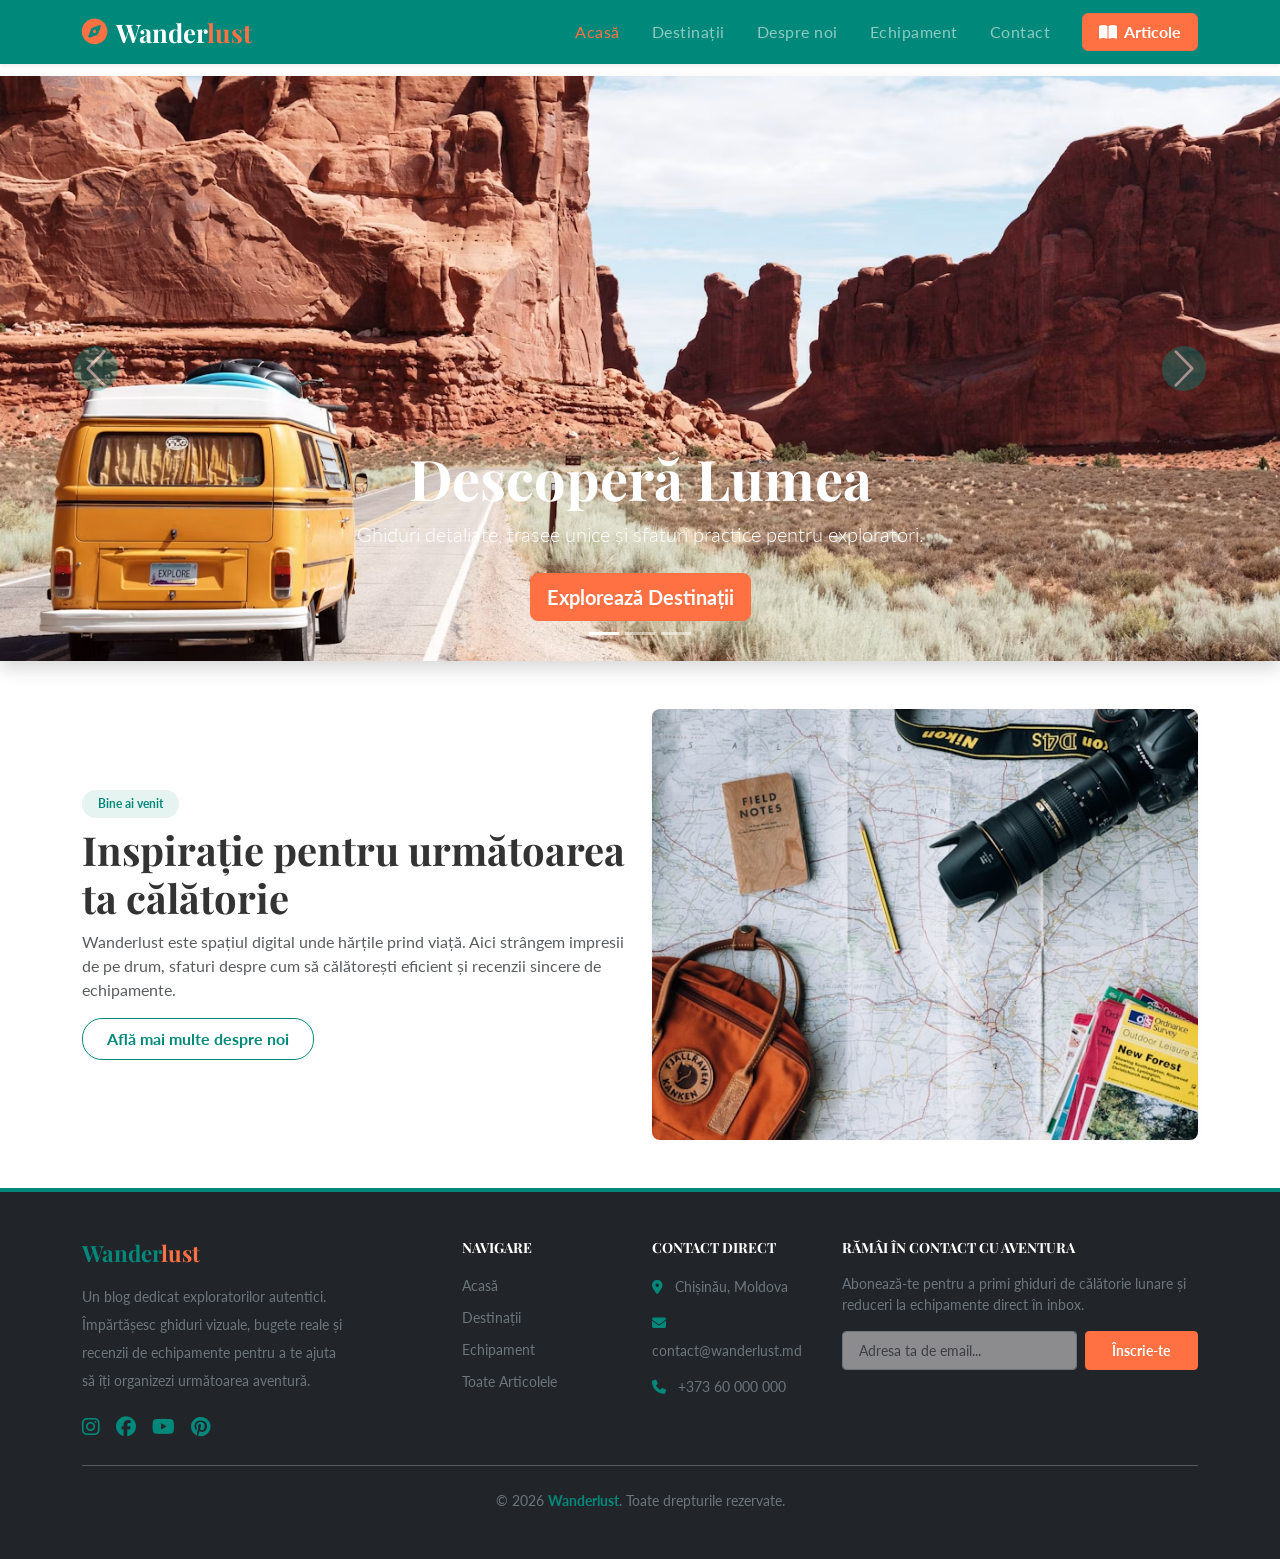
<file: index.html>
<!DOCTYPE html>
<html lang="ro">

<head>
    <meta charset="UTF-8">
    <meta name="viewport" content="width=device-width, initial-scale=1.0">
    <title>Wanderlust - Blog Personal de Călătorii</title>
    <meta name="description"
        content="Descoperă ghiduri de călătorie, destinații uimitoare și echipamente recomandate pe blogul Wanderlust.">

    <link rel="preconnect" href="https://fonts.googleapis.com">
    <link rel="preconnect" href="https://fonts.gstatic.com" crossorigin>
    <link
        href="https://fonts.googleapis.com/css2?family=Lato:ital,wght@0,300;0,400;0,700;1,300&family=Playfair+Display:ital,wght@0,400..900;1,400..900&display=swap"
        rel="stylesheet">

    <link href="https://cdn.jsdelivr.net/npm/bootstrap@5.3.3/dist/css/bootstrap.min.css" rel="stylesheet">
    <link rel="stylesheet" href="https://cdnjs.cloudflare.com/ajax/libs/font-awesome/6.4.0/css/all.min.css">
    <link rel="stylesheet" href="css/style.css">
</head>

<body class="d-flex flex-column min-vh-100" style="padding-top: 76px;">

    <nav class="navbar navbar-expand-lg navbar-dark fixed-top shadow-sm" style="background-color: #00897B;">
        <div class="container">
            <a class="navbar-brand d-flex align-items-center" href="index.html"
                style="font-family: 'Playfair Display', serif; font-size: 1.6rem;">
                <i class="fas fa-compass me-2" style="color: #FF7043;"></i>
                <span class="fw-bold">Wander<span style="color: #FF7043;">lust</span></span>
            </a>
            <button class="navbar-toggler" type="button" data-bs-toggle="collapse" data-bs-target="#mainNavbar"
                aria-controls="mainNavbar" aria-expanded="false" aria-label="Toggle navigation">
                <span class="navbar-toggler-icon"></span>
            </button>
            <div class="collapse navbar-collapse" id="mainNavbar">
                <ul class="navbar-nav ms-auto align-items-center">
                    <li class="nav-item"><a class="nav-link active" href="index.html">Acasă</a></li>
                    <li class="nav-item"><a class="nav-link" href="destinations.html">Destinații</a></li>
                    <li class="nav-item"><a class="nav-link" href="about.html">Despre noi</a></li>
                    <li class="nav-item"><a class="nav-link" href="gear.html">Echipament</a></li>
                    <li class="nav-item"><a class="nav-link" href="contact.html">Contact</a></li>
                    <li class="nav-item ms-lg-3 mt-2 mt-lg-0">
                        <a class="btn btn-coral text-white px-3 fw-bold" href="articles.html"
                            style="background-color: #FF7043; border-color: #FF7043;">
                            <i class="fas fa-book-open me-1"></i> Articole
                        </a>
                    </li>
                </ul>
            </div>
        </div>
    </nav>

    <div id="heroCarousel" class="carousel slide carousel-fade shadow" data-bs-ride="carousel" data-bs-interval="5000">
        <div class="carousel-indicators">
            <button type="button" data-bs-target="#heroCarousel" data-bs-slide-to="0" class="active" aria-current="true"
                aria-label="Slide 1"></button>
            <button type="button" data-bs-target="#heroCarousel" data-bs-slide-to="1" aria-label="Slide 2"></button>
            <button type="button" data-bs-target="#heroCarousel" data-bs-slide-to="2" aria-label="Slide 3"></button>
        </div>

        <div class="carousel-inner">
            <div class="carousel-item active">
                <div class="carousel-img-zoom-container">
                    <img src="./img/p1.avif"
                        class="d-block w-100" alt="Aventură în natură">
                </div>
                <div class="carousel-caption animated-caption">
                    <h2 class="display-4 fw-bold">Descoperă Lumea</h2>
                    <p class="lead">Ghiduri detaliate, trasee unice și sfaturi practice pentru exploratori.</p>
                    <a href="destinations.html" class="btn btn-coral btn-lg fw-bold mt-2">Explorează Destinații</a>
                </div>
            </div>

            <div class="carousel-item">
                <div class="carousel-img-zoom-container">
                    <img src="./img/p2.avif"
                        class="d-block w-100" alt="Trasee montane">
                </div>
                <div class="carousel-caption animated-caption">
                    <h2 class="display-4 fw-bold">Pregătește-ți Rucsacul</h2>
                    <p class="lead">Vezi recenziile noastre obiective pentru cele mai rezistente echipamente outdoor.
                    </p>
                    <a href="gear.html" class="btn btn-coral btn-lg fw-bold mt-2">Echipament Recomandat</a>
                </div>
            </div>

            <div class="carousel-item">
                <div class="carousel-img-zoom-container">
                    <img src="./img/p3.avif"
                        class="d-block w-100" alt="Plaje exotice">
                </div>
                <div class="carousel-caption animated-caption">
                    <h2 class="display-4 fw-bold">Povești de la Orizont</h2>
                    <p class="lead">Fiecare destinație ascunde o cultură nouă. Citește ultimele noastre articole.</p>
                    <a href="articles.html" class="btn btn-coral btn-lg fw-bold mt-2">Citește Articolele</a>
                </div>
            </div>
        </div>

        <button class="carousel-control-prev" type="button" data-bs-target="#heroCarousel" data-bs-slide="prev">
            <span class="carousel-control-prev-icon" aria-hidden="true"></span>
            <span class="visually-hidden">Precedent</span>
        </button>
        <button class="carousel-control-next" type="button" data-bs-target="#heroCarousel" data-bs-slide="next">
            <span class="carousel-control-next-icon" aria-hidden="true"></span>
            <span class="visually-hidden">Următor</span>
        </button>
    </div>

    <main class="container my-5 flex-grow-1">
        <div class="row align-items-center g-4 overflow-hidden">
            <div class="col-md-6 fade-in-left">
                <span class="badge px-3 py-2 rounded-pill mb-2"
                    style="background-color: rgba(0, 137, 123, 0.1); color: #00897B;">Bine ai venit</span>
                <h1 class="fw-bold" style="font-family: 'Playfair Display', serif;">Inspirație pentru următoarea ta
                    călătorie</h1>
                <p class="text-muted">Wanderlust este spațiul digital unde hărțile prind viață. Aici strângem impresii
                    de pe drum, sfaturi despre cum să călătorești eficient și recenzii sincere de echipamente.</p>
                <a href="about.html" class="btn btn-outline-teal px-4 py-2 fw-bold">Află mai multe despre noi</a>
            </div>
            <div class="col-md-6 fade-in-right">
                <img src="./img/p4.jpg"
                    class="img-fluid rounded-3 shadow-sm" alt="Planificare călătorie">
            </div>
        </div>
    </main>

    <!-- FOOTER PREMIUM UPDATED WITH CLEAN COPYRIGHT -->
    <footer class="bg-dark text-white py-5 mt-auto border-top border-4" style="border-color: #00897B !important;">
        <div class="container">
            <div class="row g-4">

                <!-- Coloana 1: Despre Brand & Social -->
                <div class="col-md-6 col-lg-3">
                    <h5 class="fw-bold mb-3" style="font-family: 'Playfair Display', serif; font-size: 1.4rem;">
                        <span style="color: #00897B;">Wander</span><span style="color: #FF7043;">lust</span>
                    </h5>
                    <p class="small text-secondary lh-lg mb-3">
                        Un blog dedicat exploratorilor autentici. Împărtășesc ghiduri vizuale, bugete reale și recenzii
                        de echipamente pentru a te ajuta să îți organizezi următoarea aventură.
                    </p>
                    <div class="d-flex gap-3 fs-5 mt-3">
                        <a href="#" class="text-secondary" style="color: #00897B !important;" aria-label="Instagram"><i
                                class="fab fa-instagram"></i></a>
                        <a href="#" class="text-secondary" style="color: #00897B !important;" aria-label="Facebook"><i
                                class="fab fa-facebook"></i></a>
                        <a href="#" class="text-secondary" style="color: #00897B !important;" aria-label="YouTube"><i
                                class="fab fa-youtube"></i></a>
                        <a href="#" class="text-secondary" style="color: #00897B !important;" aria-label="Pinterest"><i
                                class="fab fa-pinterest"></i></a>
                    </div>
                </div>

                <!-- Coloana 2: Navigare & Categorii -->
                <div class="col-6 col-lg-2 offset-lg-1">
                    <h6 class="text-uppercase fw-bold text-white small tracking-wider mb-3">Navigare</h6>
                    <ul class="list-unstyled">
                        <li class="mb-2"><a href="index.html"
                                class="text-secondary text-decoration-none small">Acasă</a></li>
                        <li class="mb-2"><a href="destinations.html"
                                class="text-secondary text-decoration-none small">Destinații</a></li>
                        <li class="mb-2"><a href="gear.html"
                                class="text-secondary text-decoration-none small">Echipament</a></li>
                        <li class="mb-2"><a href="articles.html" class="text-secondary text-decoration-none small">Toate
                                Articolele</a></li>
                    </ul>
                </div>

                <!-- Coloana 3: Contact & Info Utile -->
                <div class="col-6 col-lg-2">
                    <h6 class="text-uppercase fw-bold text-white small tracking-wider mb-3">Contact direct</h6>
                    <ul class="list-unstyled text-secondary small lh-lg">
                        <li class="mb-2"><i class="fas fa-map-marker-alt me-2" style="color: #00897B;"></i> Chișinău,
                            Moldova</li>
                        <li class="mb-2"><i class="fas fa-envelope me-2" style="color: #00897B;"></i>
                            contact@wanderlust.md</li>
                        <li class="mb-2"><i class="fas fa-phone me-2" style="color: #00897B;"></i> +373 60 000 000</li>
                    </ul>
                </div>

                <!-- Coloana 4: Newsletter Box -->
                <div class="col-md-6 col-lg-4">
                    <h6 class="text-uppercase fw-bold text-white small tracking-wider mb-3">Rămâi în contact cu aventura
                    </h6>
                    <p class="small text-secondary mb-3">Abonează-te pentru a primi ghiduri de călătorie lunare și
                        reduceri la echipamente direct în inbox.</p>
                    <form action="#" class="row g-2">
                        <div class="col-8">
                            <input type="email"
                                class="form-control form-control-sm border-secondary text-white px-3 py-2"
                                style="background-color: rgba(225, 221, 221, 0.562); color: #ffffff !important; border-radius: 4px;"
                                placeholder="Adresa ta de email..." required>
                        </div>
                        <div class="col-4">
                            <button type="submit" class="btn btn-sm btn-coral w-100 fw-bold py-2 text-white"
                                style="background-color: #FF7043; border-color: #FF7043; border-radius: 4px;">
                                Înscrie-te
                            </button>
                        </div>
                    </form>
                </div>

            </div>

            <!-- Linie subțire de separare -->
            <hr class="my-4 opacity-10 bg-secondary">

            <!-- Secțiunea Nouă de Copyright Personalizat -->
            <div class="row">
                <div class="col-12 text-center">
                    <p class="small text-secondary m-0">
                        &copy; 2026 <span class="fw-bold" style="color: #00897B;">Wanderlust</span>. Toate drepturile
                        rezervate.
                    </p>
                </div>
            </div>

        </div>
    </footer>

    <button id="backToTop" class="btn btn-coral rounded-circle position-fixed bottom-0 end-0 m-4 shadow d-none"
        style="z-index: 1030; width: 45px; height: 45px; background-color: #FF7043; border-color: #FF7043;">
        <i class="fas fa-arrow-up text-white"></i>
    </button>

    <script src="https://cdn.jsdelivr.net/npm/bootstrap@5.3.3/dist/js/bootstrap.bundle.min.js"></script>
    <script src="js/main.js"></script>
</body>

</html>
</file>
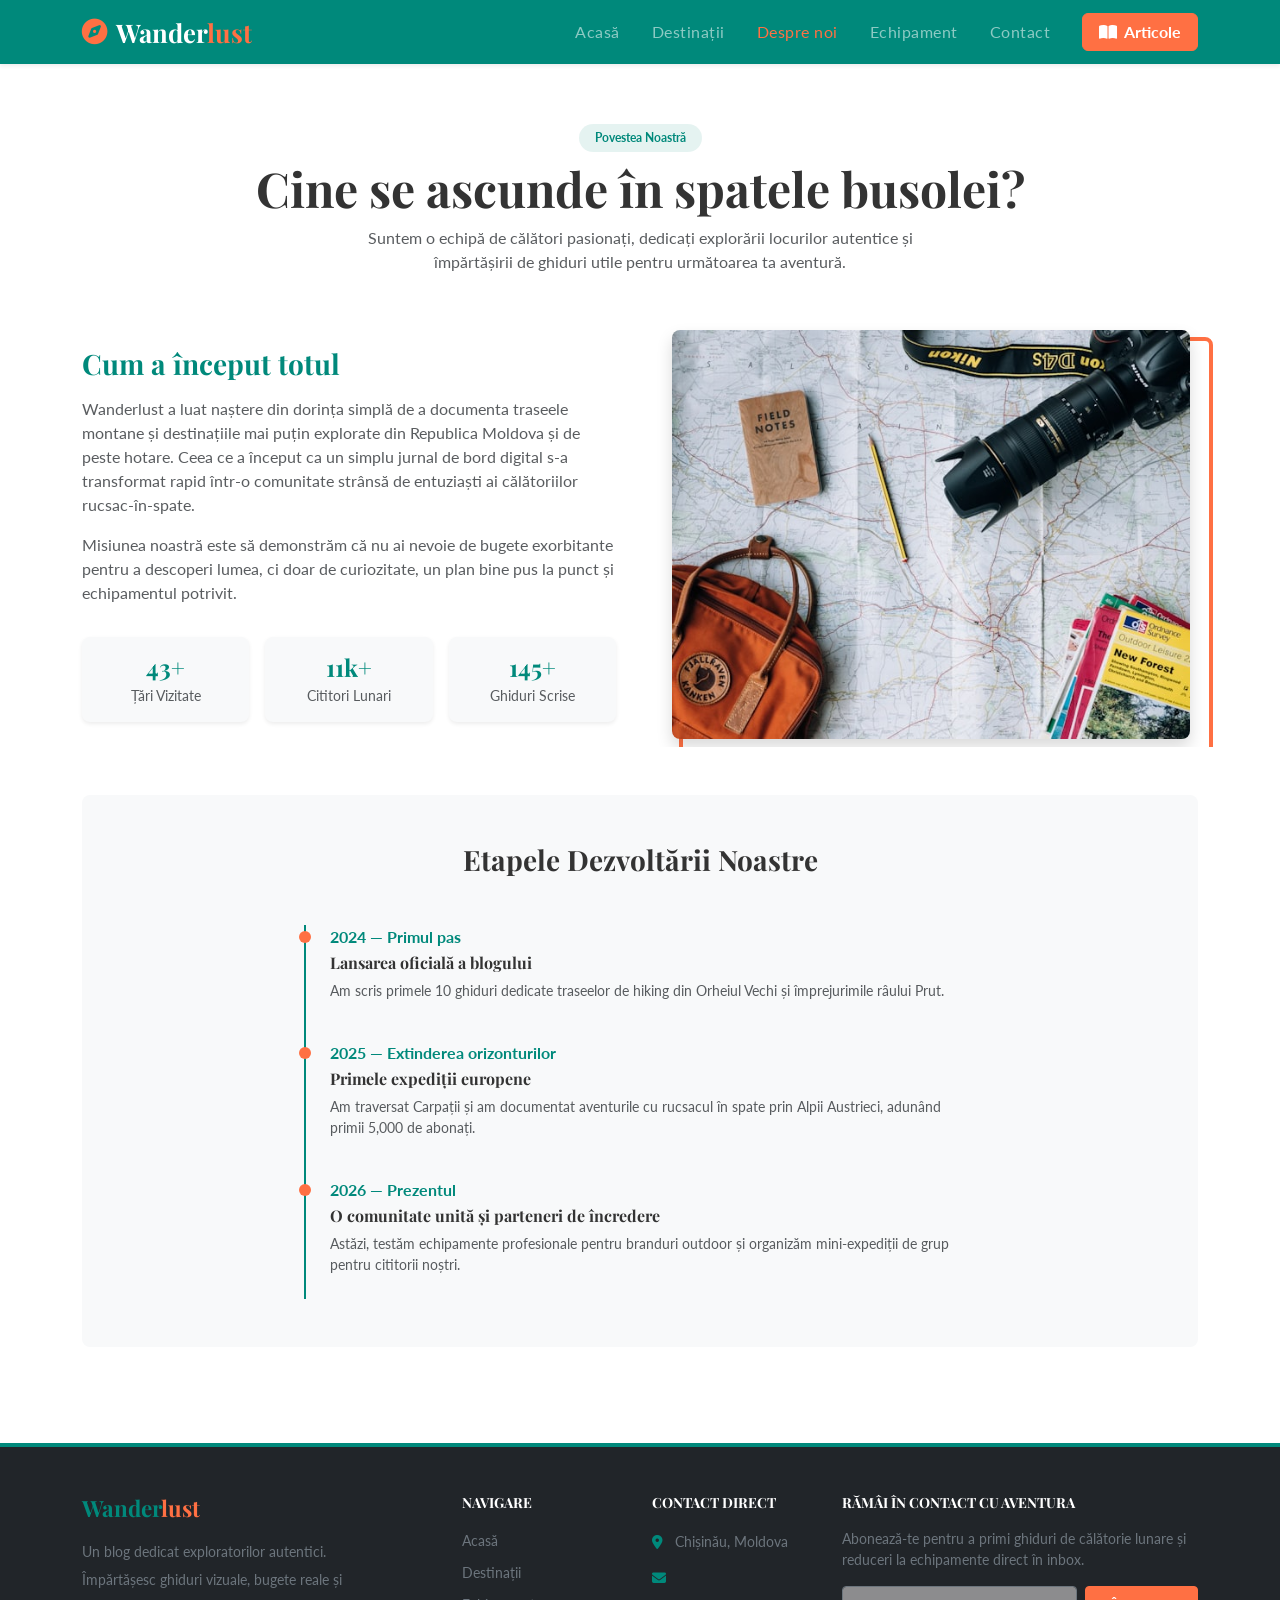
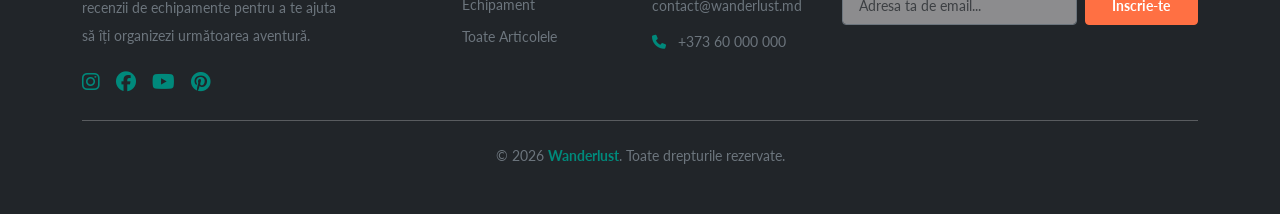
<file: about.html>
<!DOCTYPE html>
<html lang="ro">

<head>
    <meta charset="UTF-8">
    <meta name="viewport" content="width=device-width, initial-scale=1.0">
    <title>Despre Noi - Wanderlust Blog de Călătorii</title>
    <meta name="description"
        content="Cunoaște povestea din spatele Wanderlust. Pasiunea mea pentru explorare, timeline-ul aventurilor și cifrele din spatele comunității.">

    <link rel="preconnect" href="https://fonts.googleapis.com">
    <link rel="preconnect" href="https://fonts.gstatic.com" crossorigin>
    <link
        href="https://fonts.googleapis.com/css2?family=Lato:ital,wght@0,300;0,400;0,700;1,300&family=Playfair+Display:ital,wght@0,400..900;1,400..900&display=swap"
        rel="stylesheet">

    <link href="https://cdn.jsdelivr.net/npm/bootstrap@5.3.3/dist/css/bootstrap.min.css" rel="stylesheet">
    <link rel="stylesheet" href="https://cdnjs.cloudflare.com/ajax/libs/font-awesome/6.4.0/css/all.min.css">
    <link rel="stylesheet" href="css/style.css">
</head>

<body class="d-flex flex-column min-vh-100" style="padding-top: 76px;">

    <nav class="navbar navbar-expand-lg navbar-dark fixed-top shadow-sm" style="background-color: #00897B;">
        <div class="container">
            <a class="navbar-brand d-flex align-items-center" href="index.html"
                style="font-family: 'Playfair Display', serif; font-size: 1.6rem;">
                <i class="fas fa-compass me-2" style="color: #FF7043;"></i>
                <span class="fw-bold">Wander<span style="color: #FF7043;">lust</span></span>
            </a>
            <button class="navbar-toggler" type="button" data-bs-toggle="collapse" data-bs-target="#mainNavbar"
                aria-controls="mainNavbar" aria-expanded="false" aria-label="Toggle navigation">
                <span class="navbar-toggler-icon"></span>
            </button>
            <div class="collapse navbar-collapse" id="mainNavbar">
                <ul class="navbar-nav ms-auto align-items-center">
                    <li class="nav-item"><a class="nav-link" href="index.html">Acasă</a></li>
                    <li class="nav-item"><a class="nav-link" href="destinations.html">Destinații</a></li>
                    <li class="nav-item"><a class="nav-link active" href="about.html">Despre noi</a></li>
                    <li class="nav-item"><a class="nav-link" href="gear.html">Echipament</a></li>
                    <li class="nav-item"><a class="nav-link" href="contact.html">Contact</a></li>
                    <li class="nav-item ms-lg-3 mt-2 mt-lg-0">
                        <a class="btn btn-coral text-white px-3 fw-bold" href="articles.html"
                            style="background-color: #FF7043; border-color: #FF7043;">
                            <i class="fas fa-book-open me-1"></i> Articole
                        </a>
                    </li>
                </ul>
            </div>
        </div>
    </nav>

    <main class="container my-5 flex-grow-1">

        <div class="text-center mb-5 fade-in-up">
            <span class="badge px-3 py-2 rounded-pill mb-2"
                style="background-color: rgba(0, 137, 123, 0.1); color: #00897B;">Povestea Noastră</span>
            <h1 class="display-5 fw-bold" style="font-family: 'Playfair Display', serif;">Cine se ascunde în spatele
                busolei?</h1>
            <p class="text-muted max-w-600 mx-auto">Suntem o echipă de călători pasionați, dedicați explorării locurilor
                autentice și împărtășirii de ghiduri utile pentru următoarea ta aventură.</p>
        </div>

        <div class="row g-5 align-items-center mb-5 overflow-hidden">
            <div class="col-lg-6 fade-in-left">
                <h2 class="h3 fw-bold mb-3" style="font-family: 'Playfair Display', serif; color: #00897B;">Cum a
                    început totul</h2>
                <p class="text-muted">Wanderlust a luat naștere din dorința simplă de a documenta traseele montane și
                    destinațiile mai puțin explorate din Republica Moldova și de peste hotare. Ceea ce a început ca un
                    simplu jurnal de bord digital s-a transformat rapid într-o comunitate strânsă de entuziaști ai
                    călătoriilor rucsac-în-spate.</p>
                <p class="text-muted">Misiunea noastră este să demonstrăm că nu ai nevoie de bugete exorbitante pentru a
                    descoperi lumea, ci doar de curiozitate, un plan bine pus la punct și echipamentul potrivit.</p>

                <div id="stats" class="row g-3 text-center mt-3">
                    <div class="col-4">
                        <div class="p-3 bg-light rounded-3 shadow-sm h-100">
                            <h3 class="h4 fw-bold text-teal m-0 counter" data-target="45" data-suffix="+">0+</h3>
                            <small class="text-muted d-block mt-1">Țări Vizitate</small>
                        </div>
                    </div>
                    <div class="col-4">
                        <div class="p-3 bg-light rounded-3 shadow-sm h-100">
                            <h3 class="h4 fw-bold text-teal m-0 counter" data-target="12" data-suffix="k+">0k+</h3>
                            <small class="text-muted d-block mt-1">Cititori Lunari</small>
                        </div>
                    </div>
                    <div class="col-4">
                        <div class="p-3 bg-light rounded-3 shadow-sm h-100">
                            <h3 class="h4 fw-bold text-teal m-0 counter" data-target="150" data-suffix="+">0+</h3>
                            <small class="text-muted d-block mt-1">Ghiduri Scrise</small>
                        </div>
                    </div>
                </div>
            </div>

            <div class="col-lg-6 fade-in-right">
                <div class="about-img-wrapper p-2">
                    <img src="./img/p4.jpg"
                        class="img-fluid rounded-3 shadow" alt="Echipa Wanderlust în explorare">
                </div>
            </div>
        </div>

        <div class="my-5 p-4 p-md-5 bg-light rounded-3 fade-in-up">
            <h2 class="h3 fw-bold text-center mb-5" style="font-family: 'Playfair Display', serif;">Etapele Dezvoltării
                Noastre</h2>
            <div class="row justify-content-center">
                <div class="col-md-10 col-lg-8">

                    <div class="timeline-item pb-4 ps-4 fade-in-up">
                        <span class="fw-bold text-teal d-block mb-1">2024 — Primul pas</span>
                        <h4 class="h6 fw-bold">Lansarea oficială a blogului</h4>
                        <p class="text-muted small">Am scris primele 10 ghiduri dedicate traseelor de hiking din Orheiul
                            Vechi și împrejurimile râului Prut.</p>
                    </div>

                    <div class="timeline-item pb-4 ps-4 fade-in-up">
                        <span class="fw-bold text-teal d-block mb-1">2025 — Extinderea orizonturilor</span>
                        <h4 class="h6 fw-bold">Primele expediții europene</h4>
                        <p class="text-muted small">Am traversat Carpații și am documentat aventurile cu rucsacul în
                            spate prin Alpii Austrieci, adunând primii 5,000 de abonați.</p>
                    </div>

                    <div class="timeline-item pb-2 ps-4 fade-in-up">
                        <span class="fw-bold text-teal d-block mb-1">2026 — Prezentul</span>
                        <h4 class="h6 fw-bold">O comunitate unită și parteneri de încredere</h4>
                        <p class="text-muted small">Astăzi, testăm echipamente profesionale pentru branduri outdoor și
                            organizăm mini-expediții de grup pentru cititorii noștri.</p>
                    </div>

                </div>
            </div>
        </div>

    </main>

    <footer class="bg-dark text-white py-5 mt-auto border-top border-4" style="border-color: #00897B !important;">
        <div class="container">
            <div class="row g-4">

                <!-- Coloana 1: Despre Brand & Social -->
                <div class="col-md-6 col-lg-3">
                    <h5 class="fw-bold mb-3" style="font-family: 'Playfair Display', serif; font-size: 1.4rem;">
                        <span style="color: #00897B;">Wander</span><span style="color: #FF7043;">lust</span>
                    </h5>
                    <p class="small text-secondary lh-lg mb-3">
                        Un blog dedicat exploratorilor autentici. Împărtășesc ghiduri vizuale, bugete reale și recenzii
                        de echipamente pentru a te ajuta să îți organizezi următoarea aventură.
                    </p>
                    <div class="d-flex gap-3 fs-5 mt-3">
                        <a href="#" class="text-secondary" style="color: #00897B !important;" aria-label="Instagram"><i
                                class="fab fa-instagram"></i></a>
                        <a href="#" class="text-secondary" style="color: #00897B !important;" aria-label="Facebook"><i
                                class="fab fa-facebook"></i></a>
                        <a href="#" class="text-secondary" style="color: #00897B !important;" aria-label="YouTube"><i
                                class="fab fa-youtube"></i></a>
                        <a href="#" class="text-secondary" style="color: #00897B !important;" aria-label="Pinterest"><i
                                class="fab fa-pinterest"></i></a>
                    </div>
                </div>

                <!-- Coloana 2: Navigare & Categorii -->
                <div class="col-6 col-lg-2 offset-lg-1">
                    <h6 class="text-uppercase fw-bold text-white small tracking-wider mb-3">Navigare</h6>
                    <ul class="list-unstyled">
                        <li class="mb-2"><a href="index.html"
                                class="text-secondary text-decoration-none small">Acasă</a></li>
                        <li class="mb-2"><a href="destinations.html"
                                class="text-secondary text-decoration-none small">Destinații</a></li>
                        <li class="mb-2"><a href="gear.html"
                                class="text-secondary text-decoration-none small">Echipament</a></li>
                        <li class="mb-2"><a href="articles.html" class="text-secondary text-decoration-none small">Toate
                                Articolele</a></li>
                    </ul>
                </div>

                <!-- Coloana 3: Contact & Info Utile -->
                <div class="col-6 col-lg-2">
                    <h6 class="text-uppercase fw-bold text-white small tracking-wider mb-3">Contact direct</h6>
                    <ul class="list-unstyled text-secondary small lh-lg">
                        <li class="mb-2"><i class="fas fa-map-marker-alt me-2" style="color: #00897B;"></i> Chișinău,
                            Moldova</li>
                        <li class="mb-2"><i class="fas fa-envelope me-2" style="color: #00897B;"></i>
                            contact@wanderlust.md</li>
                        <li class="mb-2"><i class="fas fa-phone me-2" style="color: #00897B;"></i> +373 60 000 000</li>
                    </ul>
                </div>

                <!-- Coloana 4: Newsletter Box -->
                <div class="col-md-6 col-lg-4">
                    <h6 class="text-uppercase fw-bold text-white small tracking-wider mb-3">Rămâi în contact cu aventura
                    </h6>
                    <p class="small text-secondary mb-3">Abonează-te pentru a primi ghiduri de călătorie lunare și
                        reduceri la echipamente direct în inbox.</p>
                    <form action="#" class="row g-2">
                        <div class="col-8">
                            <input type="email"
                                class="form-control form-control-sm border-secondary text-white px-3 py-2"
                                style="background-color: rgba(225, 221, 221, 0.562); color: #ffffff !important; border-radius: 4px;"
                                placeholder="Adresa ta de email..." required>
                        </div>
                        <div class="col-4">
                            <button type="submit" class="btn btn-sm btn-coral w-100 fw-bold py-2 text-white"
                                style="background-color: #FF7043; border-color: #FF7043; border-radius: 4px;">
                                Înscrie-te
                            </button>
                        </div>
                    </form>
                </div>

            </div>

            <!-- Linie subțire de separare -->
            <hr class="my-4 opacity-10 bg-secondary">

            <!-- Secțiunea Nouă de Copyright Personalizat -->
            <div class="row">
                <div class="col-12 text-center">
                    <p class="small text-secondary m-0">
                        &copy; 2026 <span class="fw-bold" style="color: #00897B;">Wanderlust</span>. Toate drepturile
                        rezervate.
                    </p>
                </div>
            </div>

        </div>
    </footer>

    <button id="backToTop" class="btn btn-coral rounded-circle position-fixed bottom-0 end-0 m-4 shadow d-none"
        style="z-index: 1030; width: 45px; height: 45px; background-color: #FF7043; border-color: #FF7043;">
        <i class="fas fa-arrow-up text-white"></i>
    </button>

    <script src="https://cdn.jsdelivr.net/npm/bootstrap@5.3.3/dist/js/bootstrap.bundle.min.js"></script>
    <script src="js/main.js"></script>
    <script src="js/gallery.js"></script>
</body>

</html>
</file>
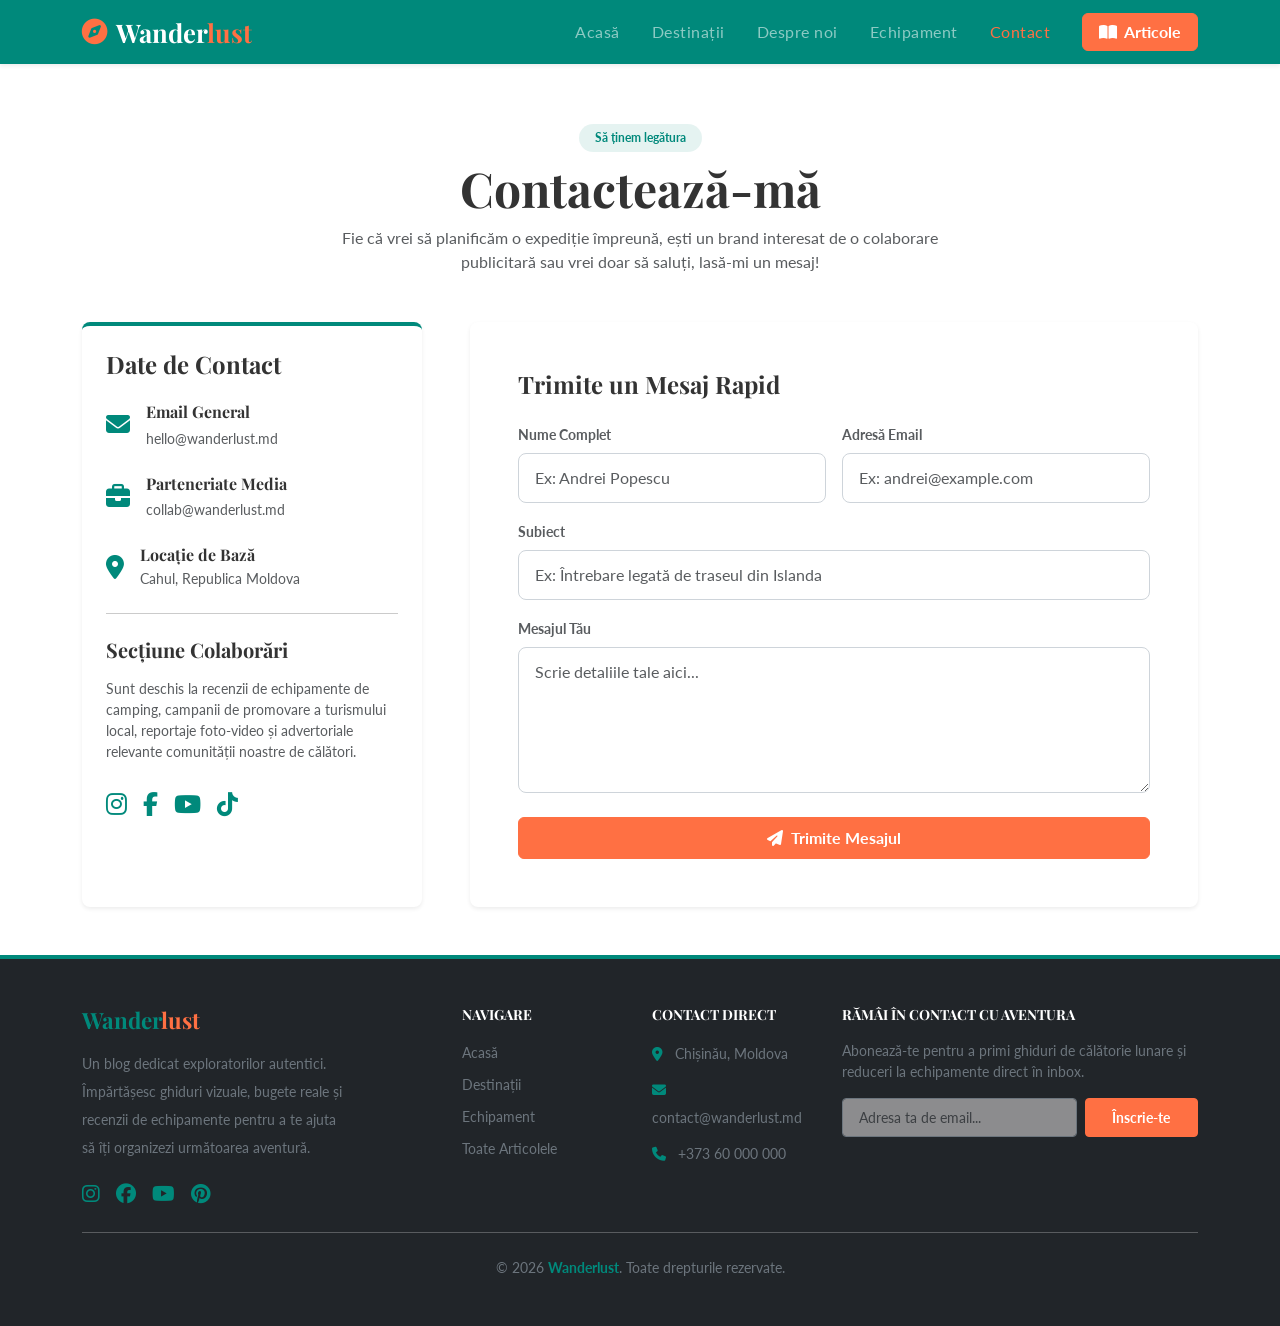
<file: contact.html>
<!DOCTYPE html>
<html lang="ro">

<head>
    <meta charset="UTF-8">
    <meta name="viewport" content="width=device-width, initial-scale=1.0">
    <title>Contact & Colaborări - Wanderlust Blog de Călătorii</title>
    <meta name="description"
        content="Ai o întrebare sau dorești o colaborare comercială? Trimite un mesaj creatorului blogului Wanderlust prin intermediul formularului de contact.">

    <link rel="preconnect" href="https://fonts.googleapis.com">
    <link rel="preconnect" href="https://fonts.gstatic.com" crossorigin>
    <link
        href="https://fonts.googleapis.com/css2?family=Lato:ital,wght@0,300;0,400;0,700;1,300&family=Playfair+Display:ital,wght@0,400..900;1,400..900&display=swap"
        rel="stylesheet">

    <link href="https://cdn.jsdelivr.net/npm/bootstrap@5.3.3/dist/css/bootstrap.min.css" rel="stylesheet">
    <link rel="stylesheet" href="https://cdnjs.cloudflare.com/ajax/libs/font-awesome/6.4.0/css/all.min.css">
    <link rel="stylesheet" href="css/style.css">
</head>

<body class="d-flex flex-column min-vh-100" style="padding-top: 76px;">

    <nav class="navbar navbar-expand-lg navbar-dark fixed-top shadow-sm" style="background-color: #00897B;">
        <div class="container">
            <a class="navbar-brand d-flex align-items-center" href="index.html"
                style="font-family: 'Playfair Display', serif; font-size: 1.6rem;">
                <i class="fas fa-compass me-2" style="color: #FF7043;"></i>
                <span class="fw-bold">Wander<span style="color: #FF7043;">lust</span></span>
            </a>
            <button class="navbar-toggler" type="button" data-bs-toggle="collapse" data-bs-target="#mainNavbar"
                aria-controls="mainNavbar" aria-expanded="false" aria-label="Toggle navigation">
                <span class="navbar-toggler-icon"></span>
            </button>
            <div class="collapse navbar-collapse" id="mainNavbar">
                <ul class="navbar-nav ms-auto align-items-center">
                    <li class="nav-item"><a class="nav-link" href="index.html">Acasă</a></li>
                    <li class="nav-item"><a class="nav-link" href="destinations.html">Destinații</a></li>
                    <li class="nav-item"><a class="nav-link" href="about.html">Despre noi</a></li>
                    <li class="nav-item"><a class="nav-link" href="gear.html">Echipament</a></li>
                    <li class="nav-item"><a class="nav-link active" href="contact.html">Contact</a></li>
                    <li class="nav-item ms-lg-3 mt-2 mt-lg-0">
                        <a class="btn btn-coral text-white px-3 fw-bold" href="articles.html"
                            style="background-color: #FF7043; border-color: #FF7043;">
                            <i class="fas fa-book-open me-1"></i> Articole
                        </a>
                    </li>
                </ul>
            </div>
        </div>
    </nav>

    <main class="container my-5 flex-grow-1">
        <div class="text-center mb-5">
            <span class="badge px-3 py-2 rounded-pill mb-2"
                style="background-color: rgba(0, 137, 123, 0.1); color: #00897B;">Să ținem legătura</span>
            <h1 class="display-5 fw-bold" style="font-family: 'Playfair Display', serif;">Contactează-mă</h1>
            <p class="text-muted max-w-600 mx-auto">Fie că vrei să planificăm o expediție împreună, ești un brand
                interesat de o colaborare publicitară sau vrei doar să saluți, lasă-mi un mesaj!</p>
        </div>

        <div class="row g-5">
            <div class="col-lg-4">
                <div class="p-4 rounded-3 shadow-sm bg-white h-100 border-top border-4"
                    style="border-color: #00897B !important;">
                    <h2 class="h4 fw-bold mb-4" style="font-family: 'Playfair Display', serif;">Date de Contact</h2>

                    <div class="d-flex align-items-start mb-4">
                        <div class="fs-4 me-3 mt-1" style="color: #00897B;"><i class="fas fa-envelope"></i></div>
                        <div>
                            <h3 class="h6 fw-bold mb-1">Email General</h3>
                            <a href="mailto:hello@wanderlust.md"
                                class="text-decoration-none text-muted small">hello@wanderlust.md</a>
                        </div>
                    </div>

                    <div class="d-flex align-items-start mb-4">
                        <div class="fs-4 me-3 mt-1" style="color: #00897B;"><i class="fas fa-briefcase"></i></div>
                        <div>
                            <h3 class="h6 fw-bold mb-1">Parteneriate Media</h3>
                            <a href="mailto:collab@wanderlust.md"
                                class="text-decoration-none text-muted small">collab@wanderlust.md</a>
                        </div>
                    </div>

                    <div class="d-flex align-items-start mb-4">
                        <div class="fs-4 me-3 mt-1" style="color: #00897B;"><i class="fas fa-map-marker-alt"></i></div>
                        <div>
                            <h3 class="h6 fw-bold mb-1">Locație de Bază</h3>
                            <p class="text-muted small m-0">Cahul, Republica Moldova</p>
                        </div>
                    </div>

                    <hr class="my-4 opacity-25">

                    <h2 class="h5 fw-bold mb-3" style="font-family: 'Playfair Display', serif;">Secțiune Colaborări</h2>
                    <p class="text-muted small lh-base mb-4">Sunt deschis la recenzii de echipamente de camping,
                        campanii de promovare a turismului local, reportaje foto-video și advertoriale relevante
                        comunității noastre de călători.</p>

                    <div class="d-flex gap-3 justify-content-start fs-4">
                        <a href="#" class="text-teal" aria-label="Instagram"><i class="fab fa-instagram"></i></a>
                        <a href="#" class="text-teal" aria-label="Facebook"><i class="fab fa-facebook-f"></i></a>
                        <a href="#" class="text-teal" aria-label="YouTube"><i class="fab fa-youtube"></i></a>
                        <a href="#" class="text-teal" aria-label="TikTok"><i class="fab fa-tiktok"></i></a>
                    </div>
                </div>
            </div>

            <div class="col-lg-8">
                <div class="p-4 p-md-5 rounded-3 shadow-sm bg-white">
                    <h2 class="h4 fw-bold mb-4" style="font-family: 'Playfair Display', serif;">Trimite un Mesaj Rapid
                    </h2>

                    <form id="contactForm" class="needs-validation" novalidate>
                        <div class="row g-3">
                            <div class="col-md-6">
                                <label for="userName" class="form-label small fw-bold text-muted">Nume Complet</label>
                                <input type="text" class="form-control" id="userName" placeholder="Ex: Andrei Popescu"
                                    required>
                                <div class="invalid-feedback">Te rog introdu numele tău complet.</div>
                            </div>
                            <div class="col-md-6">
                                <label for="userEmail" class="form-label small fw-bold text-muted">Adresă Email</label>
                                <input type="email" class="form-control" id="userEmail"
                                    placeholder="Ex: andrei@example.com" required>
                                <div class="invalid-feedback">Te rog introdu o adresă de email validă.</div>
                            </div>
                            <div class="col-12">
                                <label for="msgSubject" class="form-label small fw-bold text-muted">Subiect</label>
                                <input type="text" class="form-control" id="msgSubject"
                                    placeholder="Ex: Întrebare legată de traseul din Islanda" required>
                                <div class="invalid-feedback">Te rog precizează subiectul mesajului.</div>
                            </div>
                            <div class="col-12">
                                <label for="userMessage" class="form-label small fw-bold text-muted">Mesajul Tău</label>
                                <textarea class="form-control" id="userMessage" rows="5"
                                    placeholder="Scrie detaliile tale aici..." required></textarea>
                                <div class="invalid-feedback">Mesajul nu poate fi gol.</div>
                            </div>
                            <div class="col-12 mt-4">
                                <button type="submit" class="btn text-white px-4 py-2 fw-bold w-100 w-md-auto"
                                    style="background-color: #FF7043; border-color: #FF7043;">
                                    <i class="fas fa-paper-plane me-2"></i>Trimite Mesajul
                                </button>
                            </div>
                        </div>
                    </form>

                    <div id="successAlert" class="alert alert-success mt-4 d-none" role="alert">
                        <i class="fas fa-check-circle me-2"></i> Mesajul tău a fost trimis cu succes! Îți voi răspunde
                        în maximum 24 de ore.
                    </div>
                </div>
            </div>
        </div>
    </main>

    <footer class="bg-dark text-white py-5 mt-auto border-top border-4" style="border-color: #00897B !important;">
        <div class="container">
            <div class="row g-4">

                <!-- Coloana 1: Despre Brand & Social -->
                <div class="col-md-6 col-lg-3">
                    <h5 class="fw-bold mb-3" style="font-family: 'Playfair Display', serif; font-size: 1.4rem;">
                        <span style="color: #00897B;">Wander</span><span style="color: #FF7043;">lust</span>
                    </h5>
                    <p class="small text-secondary lh-lg mb-3">
                        Un blog dedicat exploratorilor autentici. Împărtășesc ghiduri vizuale, bugete reale și recenzii
                        de echipamente pentru a te ajuta să îți organizezi următoarea aventură.
                    </p>
                    <div class="d-flex gap-3 fs-5 mt-3">
                        <a href="#" class="text-secondary" style="color: #00897B !important;" aria-label="Instagram"><i
                                class="fab fa-instagram"></i></a>
                        <a href="#" class="text-secondary" style="color: #00897B !important;" aria-label="Facebook"><i
                                class="fab fa-facebook"></i></a>
                        <a href="#" class="text-secondary" style="color: #00897B !important;" aria-label="YouTube"><i
                                class="fab fa-youtube"></i></a>
                        <a href="#" class="text-secondary" style="color: #00897B !important;" aria-label="Pinterest"><i
                                class="fab fa-pinterest"></i></a>
                    </div>
                </div>

                <!-- Coloana 2: Navigare & Categorii -->
                <div class="col-6 col-lg-2 offset-lg-1">
                    <h6 class="text-uppercase fw-bold text-white small tracking-wider mb-3">Navigare</h6>
                    <ul class="list-unstyled">
                        <li class="mb-2"><a href="index.html"
                                class="text-secondary text-decoration-none small">Acasă</a></li>
                        <li class="mb-2"><a href="destinations.html"
                                class="text-secondary text-decoration-none small">Destinații</a></li>
                        <li class="mb-2"><a href="gear.html"
                                class="text-secondary text-decoration-none small">Echipament</a></li>
                        <li class="mb-2"><a href="articles.html" class="text-secondary text-decoration-none small">Toate
                                Articolele</a></li>
                    </ul>
                </div>

                <!-- Coloana 3: Contact & Info Utile -->
                <div class="col-6 col-lg-2">
                    <h6 class="text-uppercase fw-bold text-white small tracking-wider mb-3">Contact direct</h6>
                    <ul class="list-unstyled text-secondary small lh-lg">
                        <li class="mb-2"><i class="fas fa-map-marker-alt me-2" style="color: #00897B;"></i> Chișinău,
                            Moldova</li>
                        <li class="mb-2"><i class="fas fa-envelope me-2" style="color: #00897B;"></i>
                            contact@wanderlust.md</li>
                        <li class="mb-2"><i class="fas fa-phone me-2" style="color: #00897B;"></i> +373 60 000 000</li>
                    </ul>
                </div>

                <!-- Coloana 4: Newsletter Box -->
                <div class="col-md-6 col-lg-4">
                    <h6 class="text-uppercase fw-bold text-white small tracking-wider mb-3">Rămâi în contact cu aventura
                    </h6>
                    <p class="small text-secondary mb-3">Abonează-te pentru a primi ghiduri de călătorie lunare și
                        reduceri la echipamente direct în inbox.</p>
                    <form action="#" class="row g-2">
                        <div class="col-8">
                            <input type="email"
                                class="form-control form-control-sm border-secondary text-white px-3 py-2"
                                style="background-color: rgba(225, 221, 221, 0.562); color: #ffffff !important; border-radius: 4px;"
                                placeholder="Adresa ta de email..." required>
                        </div>
                        <div class="col-4">
                            <button type="submit" class="btn btn-sm btn-coral w-100 fw-bold py-2 text-white"
                                style="background-color: #FF7043; border-color: #FF7043; border-radius: 4px;">
                                Înscrie-te
                            </button>
                        </div>
                    </form>
                </div>

            </div>

            <!-- Linie subțire de separare -->
            <hr class="my-4 opacity-10 bg-secondary">

            <!-- Secțiunea Nouă de Copyright Personalizat -->
            <div class="row">
                <div class="col-12 text-center">
                    <p class="small text-secondary m-0">
                        &copy; 2026 <span class="fw-bold" style="color: #00897B;">Wanderlust</span>. Toate drepturile
                        rezervate.
                    </p>
                </div>
            </div>

        </div>
    </footer>

    <!-- Back to top -->
    <button id="backToTop" class="btn btn-coral rounded-circle position-fixed bottom-0 end-0 m-4 shadow d-none"
        style="z-index: 1030; width: 45px; height: 45px; background-color: #FF7043; border-color: #FF7043;">
        <i class="fas fa-arrow-up text-white"></i>
    </button>

    <script src="https://cdn.jsdelivr.net/npm/bootstrap@5.3.3/dist/js/bootstrap.bundle.min.js"></script>
    <script src="js/validation.js"></script>
    <script>
        (function () {
            'use strict'
            const form = document.getElementById('contactForm');
            const alertBox = document.getElementById('successAlert');

            form.addEventListener('submit', function (event) {
                if (!form.checkValidity()) {
                    event.preventDefault();
                    event.stopPropagation();
                    alertBox.classList.add('d-none');
                } else {
                    event.preventDefault();
                    alertBox.classList.remove('d-none');
                    form.reset();
                    form.classList.remove('was-validated');
                    return;
                }
                form.classList.add('was-validated');
            }, false);
        })();
    </script>
</body>

</html>
</file>
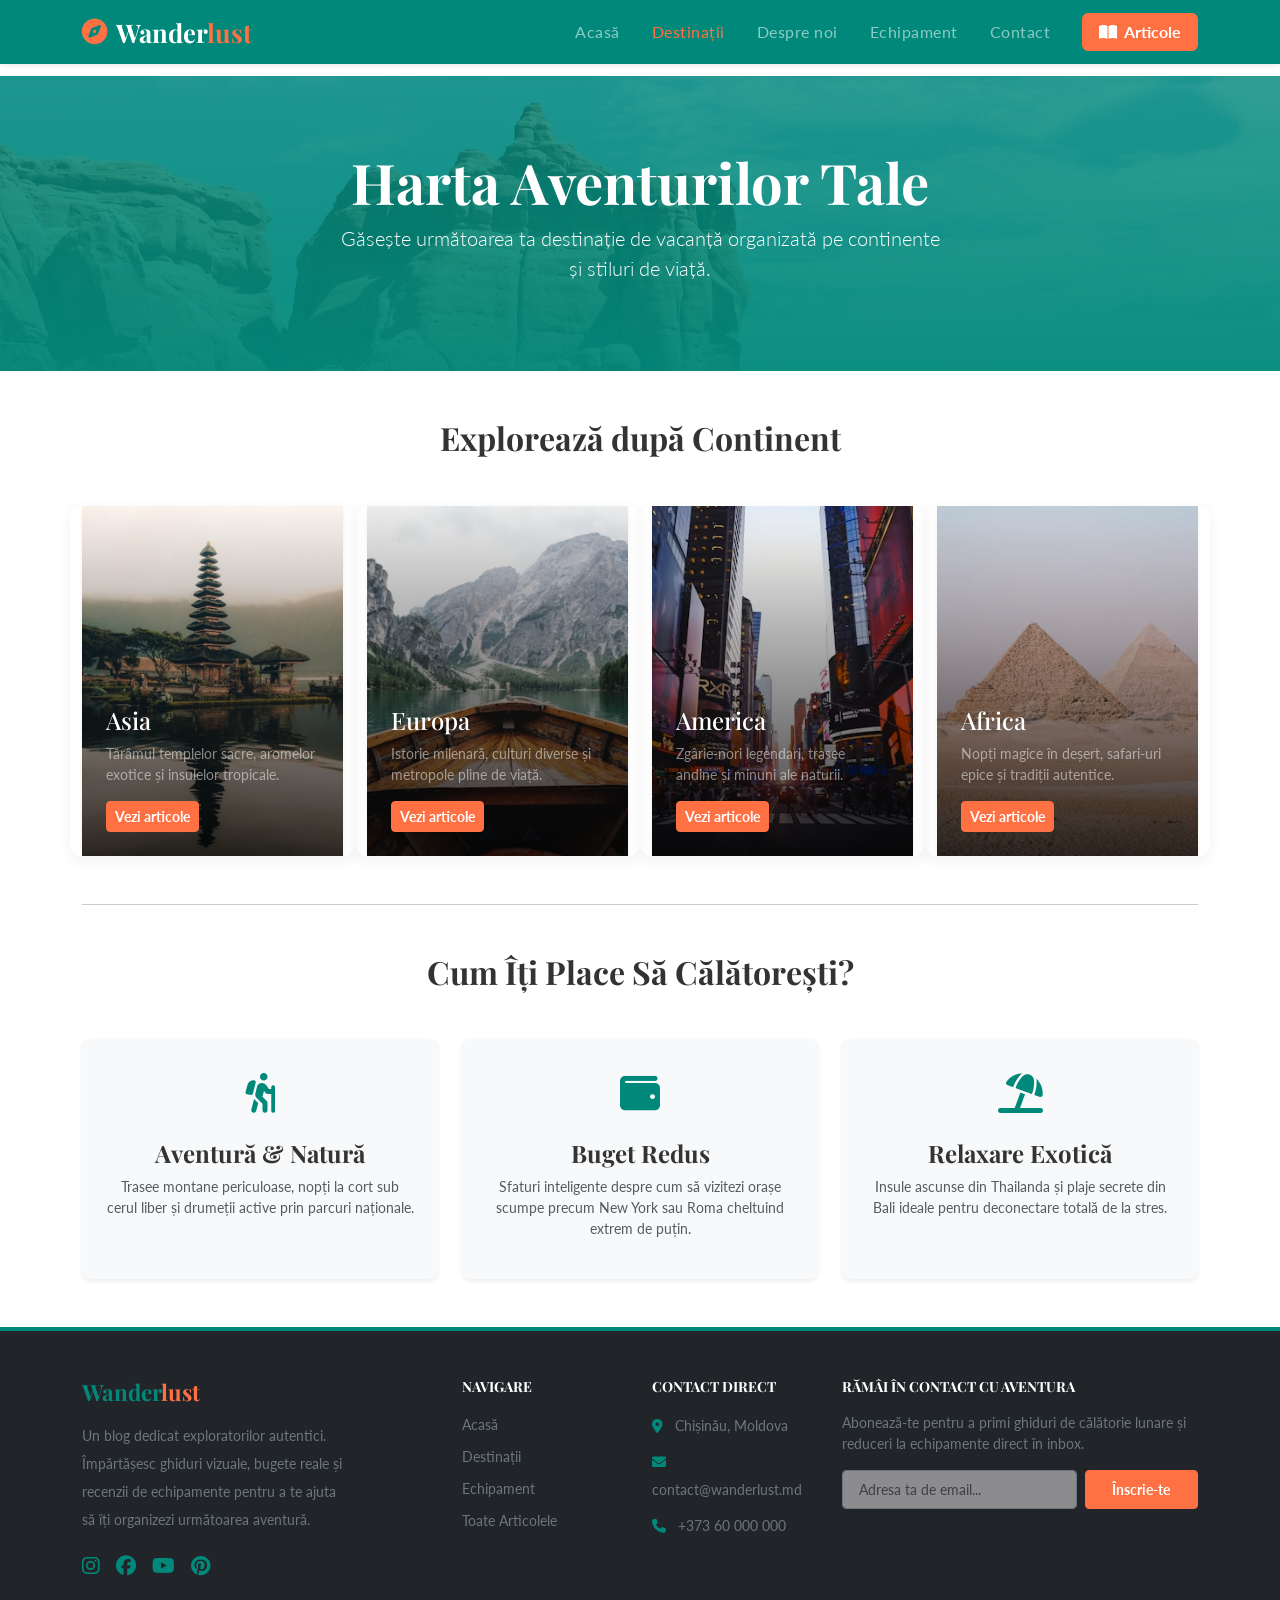
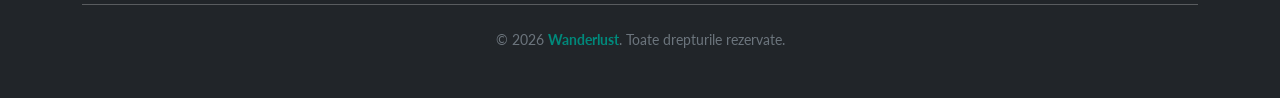
<file: destinations.html>
<!DOCTYPE html>
<html lang="ro">

<head>
    <meta charset="UTF-8">
    <meta name="viewport" content="width=device-width, initial-scale=1.0">
    <title>Destinații - Wanderlust Blog de Călătorii</title>
    <meta name="description"
        content="Explorează destinațiile noastre de vis. Ghiduri pe continente, recomandări culinare și atracții turistice de neratat.">

    <link rel="preconnect" href="https://fonts.googleapis.com">
    <link rel="preconnect" href="https://fonts.gstatic.com" crossorigin>
    <link
        href="https://fonts.googleapis.com/css2?family=Lato:ital,wght@0,300;0,400;0,700;1,300&family=Playfair+Display:ital,wght@0,400..900;1,400..900&display=swap"
        rel="stylesheet">

    <link href="https://cdn.jsdelivr.net/npm/bootstrap@5.3.3/dist/css/bootstrap.min.css" rel="stylesheet">
    <link rel="stylesheet" href="https://cdnjs.cloudflare.com/ajax/libs/font-awesome/6.4.0/css/all.min.css">
    <link rel="stylesheet" href="css/style.css">

    <style>
        .destination-card .card-img-container {
            overflow: hidden;
            position: relative;
        }

        .destination-card .grid-img {
            transition: transform 0.5s ease;
        }

        .destination-card:hover .grid-img {
            transform: scale(1.1);
        }
    </style>
</head>

<body class="d-flex flex-column min-vh-100" style="padding-top: 76px;">

    <!-- Navigație -->
    <nav class="navbar navbar-expand-lg navbar-dark fixed-top shadow-sm" style="background-color: #00897B;">
        <div class="container">
            <a class="navbar-brand d-flex align-items-center" href="index.html"
                style="font-family: 'Playfair Display', serif; font-size: 1.6rem;">
                <i class="fas fa-compass me-2" style="color: #FF7043;"></i>
                <span class="fw-bold">Wander<span style="color: #FF7043;">lust</span></span>
            </a>

            <button class="navbar-toggler" type="button" data-bs-toggle="collapse" data-bs-target="#mainNavbar"
                aria-controls="mainNavbar" aria-expanded="false" aria-label="Toggle navigation">
                <span class="navbar-toggler-icon"></span>
            </button>

            <div class="collapse navbar-collapse" id="mainNavbar">
                <ul class="navbar-nav ms-auto align-items-center">
                    <li class="nav-item"><a class="nav-link" href="index.html">Acasă</a></li>
                    <li class="nav-item"><a class="nav-link active" href="destinations.html">Destinații</a></li>
                    <li class="nav-item"><a class="nav-link" href="about.html">Despre noi</a></li>
                    <li class="nav-item"><a class="nav-link" href="gear.html">Echipament</a></li>
                    <li class="nav-item"><a class="nav-link" href="contact.html">Contact</a></li>
                    <li class="nav-item ms-lg-3 mt-2 mt-lg-0">
                        <a class="btn btn-coral text-white px-3 fw-bold" href="articles.html"
                            style="background-color: #FF7043; border-color: #FF7043;">
                            <i class="fas fa-book-open me-1"></i> Articole
                        </a>
                    </li>
                </ul>
            </div>
        </div>
    </nav>

    <!-- Hero Section -->
    <section class="py-5 text-white text-center"
        style="background: linear-gradient(rgba(0, 137, 123, 0.8), rgba(0, 137, 123, 0.95)), url('./img/p1.avif') ">
        <div class="container py-4">
            <h1 class="display-4 fw-bold" style="font-family: 'Playfair Display', serif;">Harta Aventurilor Tale</h1>
            <p class="lead max-w-600 mx-auto">Găsește următoarea ta destinație de vacanță organizată pe continente și
                stiluri de viață.</p>
        </div>
    </section>

    <!-- Secțiunea de Continente -->
    <main class="container my-5 flex-grow-1">
        <h2 class="text-center mb-5" style="font-family: 'Playfair Display', serif; font-weight: 700;">Explorează după
            Continent</h2>

        <div class="row g-4">
            <!-- Asia -->
            <div class="col-md-6 col-lg-3 destination-card">
                <div class="card h-100 shadow-sm border-0 position-relative">
                    <div class="card-img-container" style="height: 350px;">
                        <img src="./img/p5.avif"
                            class="grid-img h-100 w-100" style="object-fit: cover;" alt="Asia">
                        <div class="position-absolute top-0 start-0 w-100 h-100 d-flex flex-column justify-content-end p-4"
                            style="background: linear-gradient(transparent, rgba(0,0,0,0.8));">
                            <h3 class="text-white h4 mb-2" style="font-family: 'Playfair Display', serif;">Asia</h3>
                            <p class="text-white-50 small mb-3">Tărâmul templelor sacre, aromelor exotice și insulelor
                                tropicale.</p>
                            <a href="articles.html?filtru=asia" class="btn btn-sm text-white fw-bold align-self-start"
                                style="background-color: #FF7043; border-color: #FF7043;">Vezi articole</a>
                        </div>
                    </div>
                </div>
            </div>

            <!-- Europa -->
            <div class="col-md-6 col-lg-3 destination-card">
                <div class="card h-100 shadow-sm border-0 position-relative">
                    <div class="card-img-container" style="height: 350px;">
                        <img src="./img/p6.avif"
                            class="grid-img h-100 w-100" style="object-fit: cover;" alt="Europa">
                        <div class="position-absolute top-0 start-0 w-100 h-100 d-flex flex-column justify-content-end p-4"
                            style="background: linear-gradient(transparent, rgba(0,0,0,0.8));">
                            <h3 class="text-white h4 mb-2" style="font-family: 'Playfair Display', serif;">Europa</h3>
                            <p class="text-white-50 small mb-3">Istorie milenară, culturi diverse și metropole pline de
                                viață.</p>
                            <a href="articles.html?filtru=europa" class="btn btn-sm text-white fw-bold align-self-start"
                                style="background-color: #FF7043; border-color: #FF7043;">Vezi articole</a>
                        </div>
                    </div>
                </div>
            </div>

            <!-- America (Actualizat) -->
            <div class="col-md-6 col-lg-3 destination-card">
                <div class="card h-100 shadow-sm border-0 position-relative">
                    <div class="card-img-container" style="height: 350px;">
                        <img src="./img/p7.avif"
                            class="grid-img h-100 w-100" style="object-fit: cover;" alt="America">
                        <div class="position-absolute top-0 start-0 w-100 h-100 d-flex flex-column justify-content-end p-4"
                            style="background: linear-gradient(transparent, rgba(0,0,0,0.8));">
                            <h3 class="text-white h4 mb-2" style="font-family: 'Playfair Display', serif;">America</h3>
                            <p class="text-white-50 small mb-3">Zgârie-nori legendari, trasee andine și minuni ale
                                naturii.</p>
                            <a href="articles.html?filtru=america"
                                class="btn btn-sm text-white fw-bold align-self-start"
                                style="background-color: #FF7043; border-color: #FF7043;">Vezi articole</a>
                        </div>
                    </div>
                </div>
            </div>

            <!-- Africa -->
            <div class="col-md-6 col-lg-3 destination-card">
                <div class="card h-100 shadow-sm border-0 position-relative">
                    <div class="card-img-container" style="height: 350px;">
                        <img src="./img/p8.avif"
                            class="grid-img h-100 w-100" style="object-fit: cover;" alt="Africa">
                        <div class="position-absolute top-0 start-0 w-100 h-100 d-flex flex-column justify-content-end p-4"
                            style="background: linear-gradient(transparent, rgba(0,0,0,0.8));">
                            <h3 class="text-white h4 mb-2" style="font-family: 'Playfair Display', serif;">Africa</h3>
                            <p class="text-white-50 small mb-3">Nopți magice în deșert, safari-uri epice și tradiții
                                autentice.</p>
                            <a href="articles.html?filtru=africa" class="btn btn-sm text-white fw-bold align-self-start"
                                style="background-color: #FF7043; border-color: #FF7043;">Vezi articole</a>
                        </div>
                    </div>
                </div>
            </div>
        </div>

        <hr class="my-5 opacity-25">

        <!-- Secțiune adițională: Recomandări după stilul de călătorie -->
        <h2 class="text-center mb-5" style="font-family: 'Playfair Display', serif; font-weight: 700;">Cum Îți Place Să
            Călătorești?</h2>
        <div class="row g-4 text-center">
            <div class="col-md-4">
                <div class="p-4 bg-light rounded-3 h-100 shadow-sm">
                    <div class="mb-3 fs-1" style="color: #00897B;"><i class="fas fa-hiking"></i></div>
                    <h4 style="font-family: 'Playfair Display', serif; font-weight: 700;">Aventură & Natură</h4>
                    <p class="text-muted small">Trasee montane periculoase, nopți la cort sub cerul liber și drumeții
                        active prin parcuri naționale.</p>
                </div>
            </div>
            <div class="col-md-4">
                <div class="p-4 bg-light rounded-3 h-100 shadow-sm">
                    <div class="mb-3 fs-1" style="color: #00897B;"><i class="fas fa-wallet"></i></div>
                    <h4 style="font-family: 'Playfair Display', serif; font-weight: 700;">Buget Redus</h4>
                    <p class="text-muted small">Sfaturi inteligente despre cum să vizitezi orașe scumpe precum New York
                        sau Roma cheltuind extrem de puțin.</p>
                </div>
            </div>
            <div class="col-md-4">
                <div class="p-4 bg-light rounded-3 h-100 shadow-sm">
                    <div class="mb-3 fs-1" style="color: #00897B;"><i class="fas fa-umbrella-beach"></i></div>
                    <h4 style="font-family: 'Playfair Display', serif; font-weight: 700;">Relaxare Exotică</h4>
                    <p class="text-muted small">Insule ascunse din Thailanda și plaje secrete din Bali ideale pentru
                        deconectare totală de la stres.</p>
                </div>
            </div>
        </div>
    </main>

    <!-- Footer -->
    <footer class="bg-dark text-white py-5 mt-auto border-top border-4" style="border-color: #00897B !important;">
        <div class="container">
            <div class="row g-4">

                <!-- Coloana 1: Despre Brand & Social -->
                <div class="col-md-6 col-lg-3">
                    <h5 class="fw-bold mb-3" style="font-family: 'Playfair Display', serif; font-size: 1.4rem;">
                        <span style="color: #00897B;">Wander</span><span style="color: #FF7043;">lust</span>
                    </h5>
                    <p class="small text-secondary lh-lg mb-3">
                        Un blog dedicat exploratorilor autentici. Împărtășesc ghiduri vizuale, bugete reale și recenzii
                        de echipamente pentru a te ajuta să îți organizezi următoarea aventură.
                    </p>
                    <div class="d-flex gap-3 fs-5 mt-3">
                        <a href="#" class="text-secondary" style="color: #00897B !important;" aria-label="Instagram"><i
                                class="fab fa-instagram"></i></a>
                        <a href="#" class="text-secondary" style="color: #00897B !important;" aria-label="Facebook"><i
                                class="fab fa-facebook"></i></a>
                        <a href="#" class="text-secondary" style="color: #00897B !important;" aria-label="YouTube"><i
                                class="fab fa-youtube"></i></a>
                        <a href="#" class="text-secondary" style="color: #00897B !important;" aria-label="Pinterest"><i
                                class="fab fa-pinterest"></i></a>
                    </div>
                </div>

                <!-- Coloana 2: Navigare & Categorii -->
                <div class="col-6 col-lg-2 offset-lg-1">
                    <h6 class="text-uppercase fw-bold text-white small tracking-wider mb-3">Navigare</h6>
                    <ul class="list-unstyled">
                        <li class="mb-2"><a href="index.html"
                                class="text-secondary text-decoration-none small">Acasă</a></li>
                        <li class="mb-2"><a href="destinations.html"
                                class="text-secondary text-decoration-none small">Destinații</a></li>
                        <li class="mb-2"><a href="gear.html"
                                class="text-secondary text-decoration-none small">Echipament</a></li>
                        <li class="mb-2"><a href="articles.html" class="text-secondary text-decoration-none small">Toate
                                Articolele</a></li>
                    </ul>
                </div>

                <!-- Coloana 3: Contact & Info Utile -->
                <div class="col-6 col-lg-2">
                    <h6 class="text-uppercase fw-bold text-white small tracking-wider mb-3">Contact direct</h6>
                    <ul class="list-unstyled text-secondary small lh-lg">
                        <li class="mb-2"><i class="fas fa-map-marker-alt me-2" style="color: #00897B;"></i> Chișinău,
                            Moldova</li>
                        <li class="mb-2"><i class="fas fa-envelope me-2" style="color: #00897B;"></i>
                            contact@wanderlust.md</li>
                        <li class="mb-2"><i class="fas fa-phone me-2" style="color: #00897B;"></i> +373 60 000 000</li>
                    </ul>
                </div>

                <!-- Coloana 4: Newsletter Box -->
                <div class="col-md-6 col-lg-4">
                    <h6 class="text-uppercase fw-bold text-white small tracking-wider mb-3">Rămâi în contact cu aventura
                    </h6>
                    <p class="small text-secondary mb-3">Abonează-te pentru a primi ghiduri de călătorie lunare și
                        reduceri la echipamente direct în inbox.</p>
                    <form action="#" class="row g-2">
                        <div class="col-8">
                            <input type="email"
                                class="form-control form-control-sm border-secondary text-white px-3 py-2"
                                style="background-color: rgba(225, 221, 221, 0.562); color: #ffffff !important; border-radius: 4px;"
                                placeholder="Adresa ta de email..." required>
                        </div>
                        <div class="col-4">
                            <button type="submit" class="btn btn-sm btn-coral w-100 fw-bold py-2 text-white"
                                style="background-color: #FF7043; border-color: #FF7043; border-radius: 4px;">
                                Înscrie-te
                            </button>
                        </div>
                    </form>
                </div>

            </div>

            <!-- Linie subțire de separare -->
            <hr class="my-4 opacity-10 bg-secondary">

            <!-- Secțiunea Nouă de Copyright Personalizat -->
            <div class="row">
                <div class="col-12 text-center">
                    <p class="small text-secondary m-0">
                        &copy; 2026 <span class="fw-bold" style="color: #00897B;">Wanderlust</span>. Toate drepturile
                        rezervate.
                    </p>
                </div>
            </div>

        </div>
    </footer>

    <!-- Back to top button -->
    <button id="backToTop" class="btn btn-coral rounded-circle position-fixed bottom-0 end-0 m-4 shadow d-none"
        style="z-index: 1030; width: 45px; height: 45px; background-color: #FF7043; border-color: #FF7043;">
        <i class="fas fa-arrow-up text-white"></i>
    </button>

    <script src="https://cdn.jsdelivr.net/npm/bootstrap@5.3.3/dist/js/bootstrap.bundle.min.js"></script>
    <script src="js/gallery.js"></script>
</body>

</html>
</file>
<file: css/style.css>
/* ==========================================================================
   1. VARIABILE, TIPOGRAFIE ȘI STILURI GENERALE (Valabile pentru tot site-ul)
   ========================================================================== */
:root {
    --color-teal: #00897B;         /* Culoarea principală a blogului */
    --color-coral: #FF7043;        /* Culoarea secundară / Accent */
    --color-dark: #212529;         /* Culoare text principal și footere */
    --color-light-bg: #f8f9fa;     /* Fundal secțiuni secundare */
    --font-heading: 'Playfair Display', serif;
    --font-body: 'Lato', sans-serif;
    --transition-smooth: all 0.3s ease-in-out;
}

body {
    font-family: var(--font-body);
    color: #333333;
    background-color: #ffffff;
    overflow-x: hidden;
}

h1, h2, h3, h4, h5, h6, .navbar-brand {
    font-family: var(--font-heading);
}

.max-w-600 {
    max-width: 600px;
}

/* ==========================================================================
   2. ELEMENTE REUTILIZABILE (Butoane, Culori utilitare, Scroll top)
   ========================================================================== */
.text-teal {
    color: var(--color-teal) !important;
}

.btn-coral {
    background-color: var(--color-coral) !important;
    border-color: var(--color-coral) !important;
    color: #ffffff !important;
    transition: var(--transition-smooth);
}

.btn-coral:hover {
    background-color: #e65b32 !important;
    border-color: #e65b32 !important;
    transform: translateY(-2px);
    box-shadow: 0 4px 10px rgba(255, 112, 67, 0.3);
}

.btn-outline-teal {
    color: var(--color-teal) !important;
    border-color: var(--color-teal) !important;
    transition: var(--transition-smooth);
    border-radius: 20px;
}

.btn-outline-teal:hover, 
.btn-outline-teal.active {
    background-color: var(--color-teal) !important;
    color: #ffffff !important;
    border-color: var(--color-teal) !important;
}

#backToTop {
    transition: var(--transition-smooth);
}
#backToTop:hover {
    transform: scale(1.1);
    background-color: var(--color-teal) !important;
    border-color: var(--color-teal) !important;
}

/* ==========================================================================
   3. STRUCTURA DE NAVIGAȚIE (Navbar fixat) ȘI FOOTER (Subsol unificat)
   ========================================================================== */
.navbar {
    transition: var(--transition-smooth);
}

.navbar-nav .nav-link {
    font-weight: 400;
    letter-spacing: 0.5px;
    padding: 0.5rem 1rem !important;
    transition: var(--transition-smooth);
}

.navbar-nav .nav-link:hover,
.navbar-nav .nav-link.active {
    color: var(--color-coral) !important;
}

footer a {
    transition: var(--transition-smooth);
}

footer a:hover {
    color: var(--color-coral) !important;
    padding-left: 4px;
}

footer .fab {
    transition: var(--transition-smooth);
}

footer .fab:hover {
    color: var(--color-coral) !important;
    transform: translateY(-3px);
}

/* ==========================================================================
   4. NEW ANIMATED CAROUSEL (Noutatea solicitată pentru index.html)
   ========================================================================== */
.carousel-img-zoom-container {
    overflow: hidden;
    width: 100%;
    height: 65vh; /* Înălțime ideală pe desktop */
    background-color: #000;
}

.carousel-img-zoom-container img {
    width: 100%;
    height: 100%;
    object-fit: cover;
    /* Tranziție foarte lungă pentru efectul de mișcare continuă */
    transition: transform 6s cubic-bezier(0.1, 1, 0.1, 1), opacity 1.2s ease-in-out;
    opacity: 0.75; /* Întunecă puțin imaginea pentru a scoate textul alb în evidență */
}

/* Când slide-ul este afișat, pornește zoom-ul fin */
.carousel-item.active .carousel-img-zoom-container img {
    transform: scale(1.08);
    opacity: 1;
}

/* Fluidizarea crossfade-ului dintre imagini */
.carousel-fade .carousel-item {
    transition-property: opacity;
    transition-duration: 1.2s; 
}

/* Ridicarea textelor de pe carusel de jos în sus */
.carousel-item.active .animated-caption h2 {
    animation: slideUpFade 0.9s cubic-bezier(0.25, 1, 0.5, 1) forwards;
    opacity: 0;
}

.carousel-item.active .animated-caption p,
.carousel-item.active .animated-caption .btn {
    animation: slideUpFade 0.9s cubic-bezier(0.25, 1, 0.5, 1) forwards;
    animation-delay: 0.25s;
    opacity: 0;
}

@keyframes slideUpFade {
    from {
        opacity: 0;
        transform: translateY(35px);
    }
    to {
        opacity: 1;
        transform: translateY(0);
    }
}

/* Stilizare elegantă butoane sub formă de cercuri Teal */
.carousel-control-prev-icon, .carousel-control-next-icon {
    background-color: rgba(0, 137, 123, 0.75);
    padding: 1.4rem;
    border-radius: 50%;
    transition: var(--transition-smooth);
}

.carousel-control-prev-icon:hover, .carousel-control-next-icon:hover {
    background-color: var(--color-coral);
    transform: scale(1.1);
}

/* ==========================================================================
   5. PAGINI ARTICOLE (articles.html) ȘI DESTINAȚII (destinations.html)
   ========================================================================== */
.article-card, .blog-post-card, .destination-card, .card.h-100.shadow-sm.border-0.bg-white {
    border: none;
    border-radius: 12px;
    overflow: hidden;
    box-shadow: 0 4px 15px rgba(0, 0, 0, 0.06);
    transition: var(--transition-smooth);
}

.article-card:hover, .blog-post-card:hover, .destination-card:hover, .card.h-100.shadow-sm.border-0.bg-white:hover {
    transform: translateY(-6px);
    box-shadow: 0 12px 25px rgba(0, 0, 0, 0.14);
}

.article-card img, .destination-card img, .card.h-100.shadow-sm.border-0.bg-white img {
    transition: var(--transition-smooth);
}

.article-card:hover img, .destination-card:hover img, .card.h-100.shadow-sm.border-0.bg-white:hover img {
    transform: scale(1.06);
}

/* ==========================================================================
   6. PAGINA DESPRE NOI (about.html)
   ========================================================================== */
.about-img-wrapper {
    position: relative;
}

.about-img-wrapper::before {
    content: '';
    position: absolute;
    width: 100%;
    height: 100%;
    border: 4px solid var(--color-coral);
    top: 15px;
    left: 15px;
    z-index: -1;
    border-radius: 8px;
    transition: var(--transition-smooth);
}

.about-img-wrapper:hover::before {
    top: 8px;
    left: 8px;
}

.timeline-item {
    border-left: 2px solid var(--color-teal);
    position: relative;
}

.timeline-item::after {
    content: '';
    position: absolute;
    width: 12px;
    height: 12px;
    background-color: var(--color-coral);
    border-radius: 50%;
    left: -7px;
    top: 6px;
}

/* ==========================================================================
   7. PAGINA ECHIPAMENT RECOMANDAT (gear.html)
   ========================================================================== */
.gear-item-card .card {
    border-radius: 12px;
    overflow: hidden;
    transition: var(--transition-smooth);
}

.gear-item-card .overflow-hidden img {
    transition: transform 0.5s ease-in-out;
}

.gear-item-card:hover .overflow-hidden img {
    transform: scale(1.08);
}

.gear-item-card:hover .card {
    transform: translateY(-6px);
    box-shadow: 0 10px 20px rgba(0, 0, 0, 0.12) !important;
}

@keyframes pulse-star {
    0% { transform: scale(1); }
    50% { transform: scale(1.15); }
    100% { transform: scale(1); }
}

.fa-star {
    animation: pulse-star 2s infinite ease-in-out;
    display: inline-block;
}

/* ==========================================================================
   8. PAGINA CONTACT ȘI COLABORĂRI (contact.html)
   ========================================================================== */
.form-control {
    border: 1px solid #ced4da;
    padding: 0.75rem 1rem;
    border-radius: 8px;
    transition: var(--transition-smooth);
}

.form-control:focus {
    color: #212529;
    background-color: #fff;
    border-color: var(--color-teal);
    outline: 0;
    box-shadow: 0 0 0 0.25rem rgba(0, 137, 123, 0.25);
}

.was-validated .form-control:valid { border-color: #198754; }
.was-validated .form-control:invalid { border-color: #dc3545; }

/* ==========================================================================
   9. OPTIMIZARE RESPONSIVE
   ========================================================================== */
@media (max-width: 991.98px) {
    body { padding-top: 70px !important; }
    .navbar-collapse {
        background-color: var(--color-teal);
        padding: 1rem;
        border-radius: 8px;
        margin-top: 10px;
    }
    .carousel-img-zoom-container { height: 50vh; } /* Mai scurt pe tablete */
}

@media (max-width: 767.98px) {
    #gearFilterContainer {
        overflow-x: auto;
        white-space: nowrap;
        justify-content: flex-start !important;
        padding-bottom: 8px;
    }
    h1, .display-4, .display-5 { font-size: 2.1rem !important; }
    .carousel-img-zoom-container { height: 40vh; } /* Dimensiune optimă pe mobil */
}

/* ==========================================================================
   10. STILURI PENTRU ANIMAȚIILE LA SCROLL (Suport pentru main.js)
   ========================================================================== */
.fade-in-up {
    opacity: 0;
    transform: translateY(40px);
    transition: opacity 0.8s cubic-bezier(0.25, 1, 0.5, 1), transform 0.8s cubic-bezier(0.25, 1, 0.5, 1);
    will-change: opacity, transform;
}

.fade-in-left {
    opacity: 0;
    transform: translateX(-50px);
    transition: opacity 0.8s cubic-bezier(0.25, 1, 0.5, 1), transform 0.8s cubic-bezier(0.25, 1, 0.5, 1);
    will-change: opacity, transform;
}

.fade-in-right {
    opacity: 0;
    transform: translateX(50px);
    transition: opacity 0.8s cubic-bezier(0.25, 1, 0.5, 1), transform 0.8s cubic-bezier(0.25, 1, 0.5, 1);
    will-change: opacity, transform;
}

/* Clasa adăugată dinamic de JavaScript la scroll (IntersectionObserver) */
.fade-in-up.visible,
.fade-in-left.visible,
.fade-in-right.visible {
    opacity: 1;
    transform: translateY(0) translateX(0);
}
</file>
